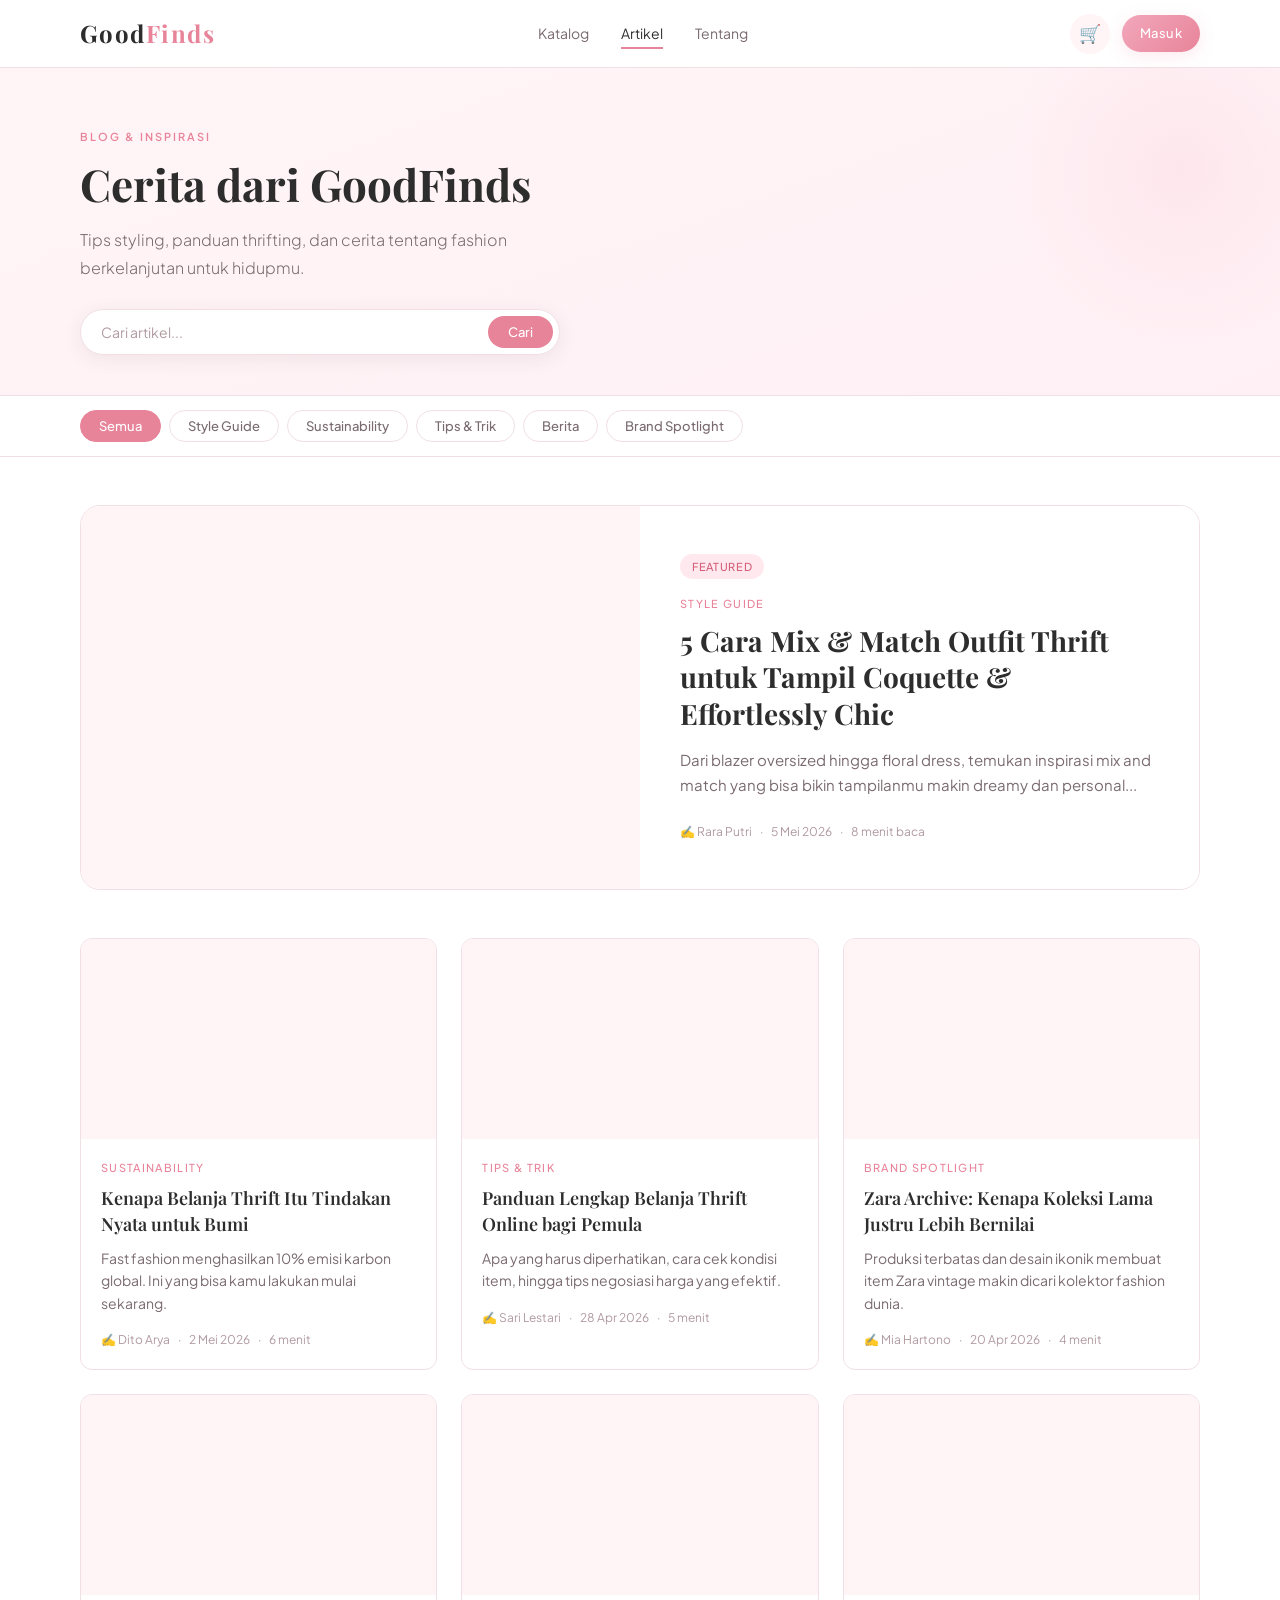
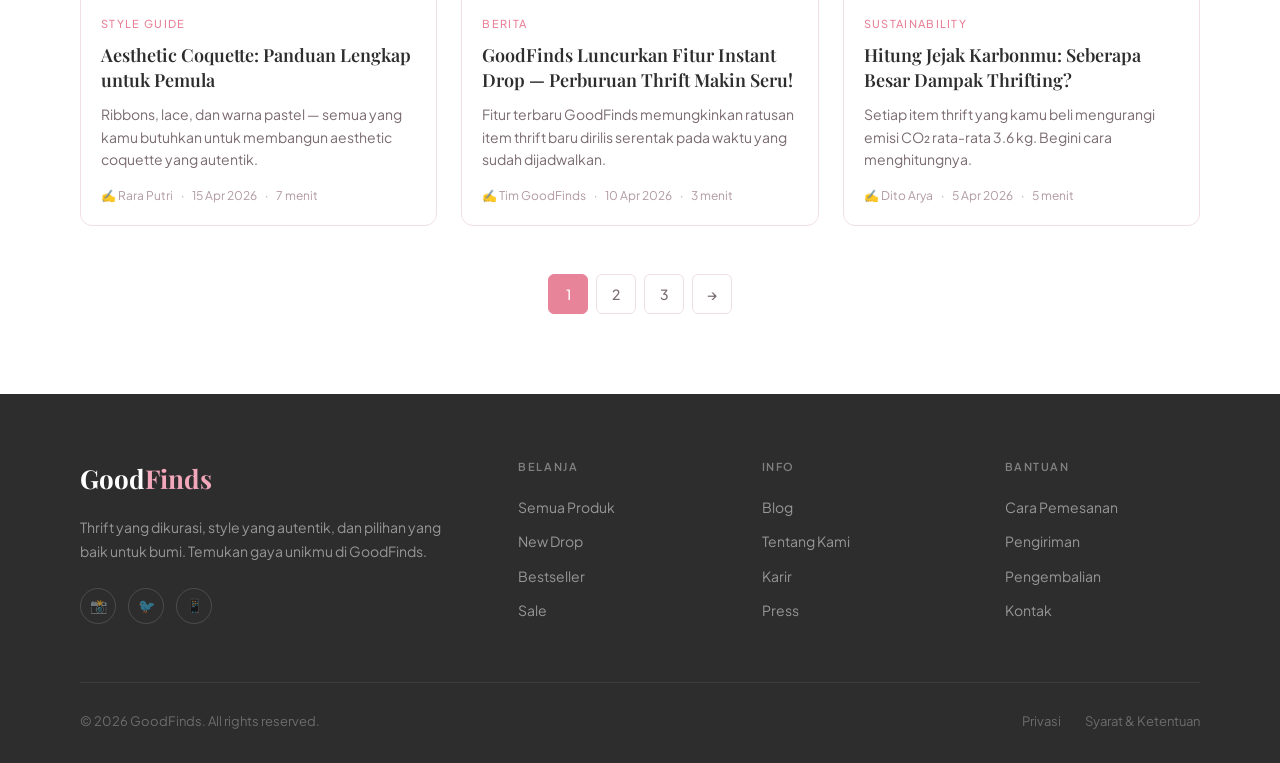
<file: articles.html>
<!DOCTYPE html>
<html lang="id">
<head>
  <meta charset="UTF-8">
  <meta name="viewport" content="width=device-width, initial-scale=1.0">
  <title>Artikel — GoodFinds</title>
  <link rel="stylesheet" href="css/variables.css">
  <link rel="stylesheet" href="css/components.css">
  <link rel="stylesheet" href="css/pages/articles.css">
  <script src="js/auth.js"></script>
</head>
<body>

<nav class="navbar">
  <div class="container">
    <a href="index.html" class="navbar-logo">Good<span>Finds</span></a>
    <div class="navbar-nav">
      <a href="catalog.html" class="navbar-link">Katalog</a>
      <a href="articles.html" class="navbar-link active">Artikel</a>
      <a href="index.html#why" class="navbar-link">Tentang</a>
    </div>
    <div class="navbar-actions">
      <a href="cart.html" class="navbar-icon-btn">🛒<span class="navbar-cart-count" id="cartCount">0</span></a>
      <a href="login.html" class="btn btn-primary btn-sm navbar-login-btn">Masuk</a>
      <div class="navbar-user-menu" style="display:none; align-items:center; gap:10px;">
        <span style="font-size:13px; color:var(--text-muted);">Hai, <strong class="navbar-user-name"></strong></span>
        <a href="history.html" class="btn btn-ghost btn-sm">Pesanan</a>
        <button class="btn btn-outline btn-sm" onclick="gfLogout()">Keluar</button>
      </div>
    </div>
    <button class="navbar-hamburger" id="hamburger"><span></span><span></span><span></span></button>
  </div>
</nav>

<div class="navbar-mobile-drawer" id="mobileDrawer">
  <a href="catalog.html" class="navbar-mobile-link">Katalog</a>
  <a href="articles.html" class="navbar-mobile-link">Artikel</a>
  <a href="index.html#why" class="navbar-mobile-link">Tentang</a>
  <div class="navbar-mobile-actions">
    <a href="cart.html" class="btn btn-outline btn-sm" style="flex:1">🛒 Keranjang</a>
    <a href="login.html" class="btn btn-primary btn-sm" style="flex:1">Masuk</a>
  </div>
</div>

<div class="articles-hero">
  <div class="container articles-hero-inner">
    <span class="section-label">Blog & Inspirasi</span>
    <h1 class="section-title" style="font-size:44px;">Cerita dari GoodFinds</h1>
    <p class="section-desc" style="max-width:520px;">Tips styling, panduan thrifting, dan cerita tentang fashion berkelanjutan untuk hidupmu.</p>
    <div class="articles-search-wrap">
      <input type="text" id="articleSearch" placeholder="Cari artikel...">
      <button onclick="filterArticles()">Cari</button>
    </div>
  </div>
</div>

<div class="articles-cats">
  <div class="container articles-cats-inner" id="categoryFilters">
    <button class="articles-tab active" data-cat="all">Semua</button>
    <button class="articles-tab" data-cat="style">Style Guide</button>
    <button class="articles-tab" data-cat="sustainability">Sustainability</button>
    <button class="articles-tab" data-cat="tips">Tips & Trik</button>
    <button class="articles-tab" data-cat="news">Berita</button>
    <button class="articles-tab" data-cat="brand">Brand Spotlight</button>
  </div>
</div>

<section style="padding:48px 0 80px;">
  <div class="container">
    <a href="article-detail.html?id=style-guide" class="articles-featured">
      <div class="articles-featured-img" style="background-image:url('https://i.pinimg.com/736x/b3/0e/33/b30e33d7927fa1e54dd46e7528ea9be3.jpg');"></div>
      <div class="articles-featured-body">
        <span class="badge badge-pink" style="margin-bottom:16px;width:fit-content;">Featured</span>
        <div class="article-card-category">Style Guide</div>
        <h2 class="articles-featured-title">5 Cara Mix & Match Outfit Thrift untuk Tampil Coquette & Effortlessly Chic</h2>
        <p class="articles-featured-excerpt">Dari blazer oversized hingga floral dress, temukan inspirasi mix and match yang bisa bikin tampilanmu makin dreamy dan personal...</p>
        <div class="article-card-meta"><span>✍️ Rara Putri</span><span>·</span><span>5 Mei 2026</span><span>·</span><span>8 menit baca</span></div>
      </div>
    </a>

    <div class="articles-grid" id="articlesGrid">
      <a href="article-detail.html?id=sustainability" class="article-card" data-cat="sustainability">
        <div class="article-card-img" style="background-image:url('https://i.pinimg.com/1200x/15/61/86/15618642472d07906da7b4b042318767.jpg');"></div>
        <div class="article-card-body">
          <div class="article-card-category">Sustainability</div>
          <h3 class="article-card-title">Kenapa Belanja Thrift Itu Tindakan Nyata untuk Bumi</h3>
          <p class="article-card-excerpt">Fast fashion menghasilkan 10% emisi karbon global. Ini yang bisa kamu lakukan mulai sekarang.</p>
          <div class="article-card-meta"><span>✍️ Dito Arya</span><span>·</span><span>2 Mei 2026</span><span>·</span><span>6 menit</span></div>
        </div>
      </a>

      <a href="article-detail.html?id=tips" class="article-card" data-cat="tips">
        <div class="article-card-img" style="background-image:url('https://i.pinimg.com/1200x/f6/b0/bc/f6b0bc9e8db03e3e0dd08af64e32bb59.jpg');"></div>
        <div class="article-card-body">
          <div class="article-card-category">Tips & Trik</div>
          <h3 class="article-card-title">Panduan Lengkap Belanja Thrift Online bagi Pemula</h3>
          <p class="article-card-excerpt">Apa yang harus diperhatikan, cara cek kondisi item, hingga tips negosiasi harga yang efektif.</p>
          <div class="article-card-meta"><span>✍️ Sari Lestari</span><span>·</span><span>28 Apr 2026</span><span>·</span><span>5 menit</span></div>
        </div>
      </a>

      <a href="article-detail.html?id=brand" class="article-card" data-cat="brand">
        <div class="article-card-img" style="background-image:url('https://i.pinimg.com/1200x/eb/02/9f/eb029f6d181d6258fa03665608ceaa49.jpg');"></div>
        <div class="article-card-body">
          <div class="article-card-category">Brand Spotlight</div>
          <h3 class="article-card-title">Zara Archive: Kenapa Koleksi Lama Justru Lebih Bernilai</h3>
          <p class="article-card-excerpt">Produksi terbatas dan desain ikonik membuat item Zara vintage makin dicari kolektor fashion dunia.</p>
          <div class="article-card-meta"><span>✍️ Mia Hartono</span><span>·</span><span>20 Apr 2026</span><span>·</span><span>4 menit</span></div>
        </div>
      </a>

      <a href="article-detail.html?id=coquette" class="article-card" data-cat="style">
        <div class="article-card-img" style="background-image:url('https://i.pinimg.com/736x/11/fe/a9/11fea99c92383cd99d90e23ed67c7980.jpg');"></div>
        <div class="article-card-body">
          <div class="article-card-category">Style Guide</div>
          <h3 class="article-card-title">Aesthetic Coquette: Panduan Lengkap untuk Pemula</h3>
          <p class="article-card-excerpt">Ribbons, lace, dan warna pastel — semua yang kamu butuhkan untuk membangun aesthetic coquette yang autentik.</p>
          <div class="article-card-meta"><span>✍️ Rara Putri</span><span>·</span><span>15 Apr 2026</span><span>·</span><span>7 menit</span></div>
        </div>
      </a>

      <a href="article-detail.html?id=news" class="article-card" data-cat="news">
        <div class="article-card-img" style="background-image:url('https://i.pinimg.com/736x/6e/28/f6/6e28f6bd19fa2b7acc7984aab42b0369.jpg');"></div>
        <div class="article-card-body">
          <div class="article-card-category">Berita</div>
          <h3 class="article-card-title">GoodFinds Luncurkan Fitur Instant Drop — Perburuan Thrift Makin Seru!</h3>
          <p class="article-card-excerpt">Fitur terbaru GoodFinds memungkinkan ratusan item thrift baru dirilis serentak pada waktu yang sudah dijadwalkan.</p>
          <div class="article-card-meta"><span>✍️ Tim GoodFinds</span><span>·</span><span>10 Apr 2026</span><span>·</span><span>3 menit</span></div>
        </div>
      </a>

      <a href="article-detail.html?id=carbon" class="article-card" data-cat="sustainability">
        <div class="article-card-img" style="background-image:url('https://i.pinimg.com/1200x/29/7a/3b/297a3b56abc377a1c12c9382c934ee7d.jpg');"></div>
        <div class="article-card-body">
          <div class="article-card-category">Sustainability</div>
          <h3 class="article-card-title">Hitung Jejak Karbonmu: Seberapa Besar Dampak Thrifting?</h3>
          <p class="article-card-excerpt">Setiap item thrift yang kamu beli mengurangi emisi CO₂ rata-rata 3.6 kg. Begini cara menghitungnya.</p>
          <div class="article-card-meta"><span>✍️ Dito Arya</span><span>·</span><span>5 Apr 2026</span><span>·</span><span>5 menit</span></div>
        </div>
      </a>
    </div>

    <div class="articles-pagination" style="margin-top:48px;">
      <button class="articles-page-btn active">1</button>
      <button class="articles-page-btn">2</button>
      <button class="articles-page-btn">3</button>
      <button class="articles-page-btn">→</button>
    </div>
  </div>
</section>

<footer class="footer">
  <div class="container">
    <div class="footer-grid">
      <div>
        <a href="index.html" class="footer-brand">Good<span>Finds</span></a>
        <p class="footer-tagline">Thrift yang dikurasi, style yang autentik, dan pilihan yang baik untuk bumi. Temukan gaya unikmu di GoodFinds.</p>
        <div class="footer-socials">
          <a href="#" class="footer-social-btn">📸</a>
          <a href="#" class="footer-social-btn">🐦</a>
          <a href="#" class="footer-social-btn">📱</a>
        </div>
      </div>
      <div>
        <div class="footer-col-title">Belanja</div>
        <a href="catalog.html" class="footer-link">Semua Produk</a>
        <a href="catalog.html" class="footer-link">New Drop</a>
        <a href="catalog.html" class="footer-link">Bestseller</a>
        <a href="catalog.html" class="footer-link">Sale</a>
      </div>
      <div>
        <div class="footer-col-title">Info</div>
        <a href="articles.html" class="footer-link">Blog</a>
        <a href="index.html#why" class="footer-link">Tentang Kami</a>
        <a href="#" class="footer-link">Karir</a>
        <a href="#" class="footer-link">Press</a>
      </div>
      <div>
        <div class="footer-col-title">Bantuan</div>
        <a href="#" class="footer-link">Cara Pemesanan</a>
        <a href="#" class="footer-link">Pengiriman</a>
        <a href="#" class="footer-link">Pengembalian</a>
        <a href="#" class="footer-link">Kontak</a>
      </div>
    </div>
    <div class="footer-bottom">
      <span class="footer-copy">© 2026 GoodFinds. All rights reserved.</span>
      <div class="footer-bottom-links">
        <a href="#" class="footer-bottom-link">Privasi</a>
        <a href="#" class="footer-bottom-link">Syarat &amp; Ketentuan</a>
      </div>
    </div>
  </div>
</footer>

<script src="js/main.js?v=4"></script>
<script>
// Category filter
document.querySelectorAll('[data-cat]').forEach(btn => {
  btn.addEventListener('click', () => {
    document.querySelectorAll('[data-cat]').forEach(b => b.classList.remove('active'));
    btn.classList.add('active');
    const cat = btn.dataset.cat;
    document.querySelectorAll('#articlesGrid .article-card').forEach(card => {
      card.style.display = (cat === 'all' || card.dataset.cat === cat) ? '' : 'none';
    });
  });
});
function filterArticles() {
  const q = document.getElementById('articleSearch').value.toLowerCase();
  document.querySelectorAll('#articlesGrid .article-card').forEach(card => {
    card.style.display = card.textContent.toLowerCase().includes(q) ? '' : 'none';
  });
}
document.getElementById('articleSearch').addEventListener('keyup', e => { if(e.key==='Enter') filterArticles(); });
document.querySelectorAll('.articles-page-btn').forEach(btn => {
  btn.addEventListener('click', () => {
    document.querySelectorAll('.articles-page-btn').forEach(b => b.classList.remove('active'));
    btn.classList.add('active');
  });
});
</script>
<script>if(typeof gfUpdateNavbar==='function') gfUpdateNavbar();</script>
</body>
</html>
</file>
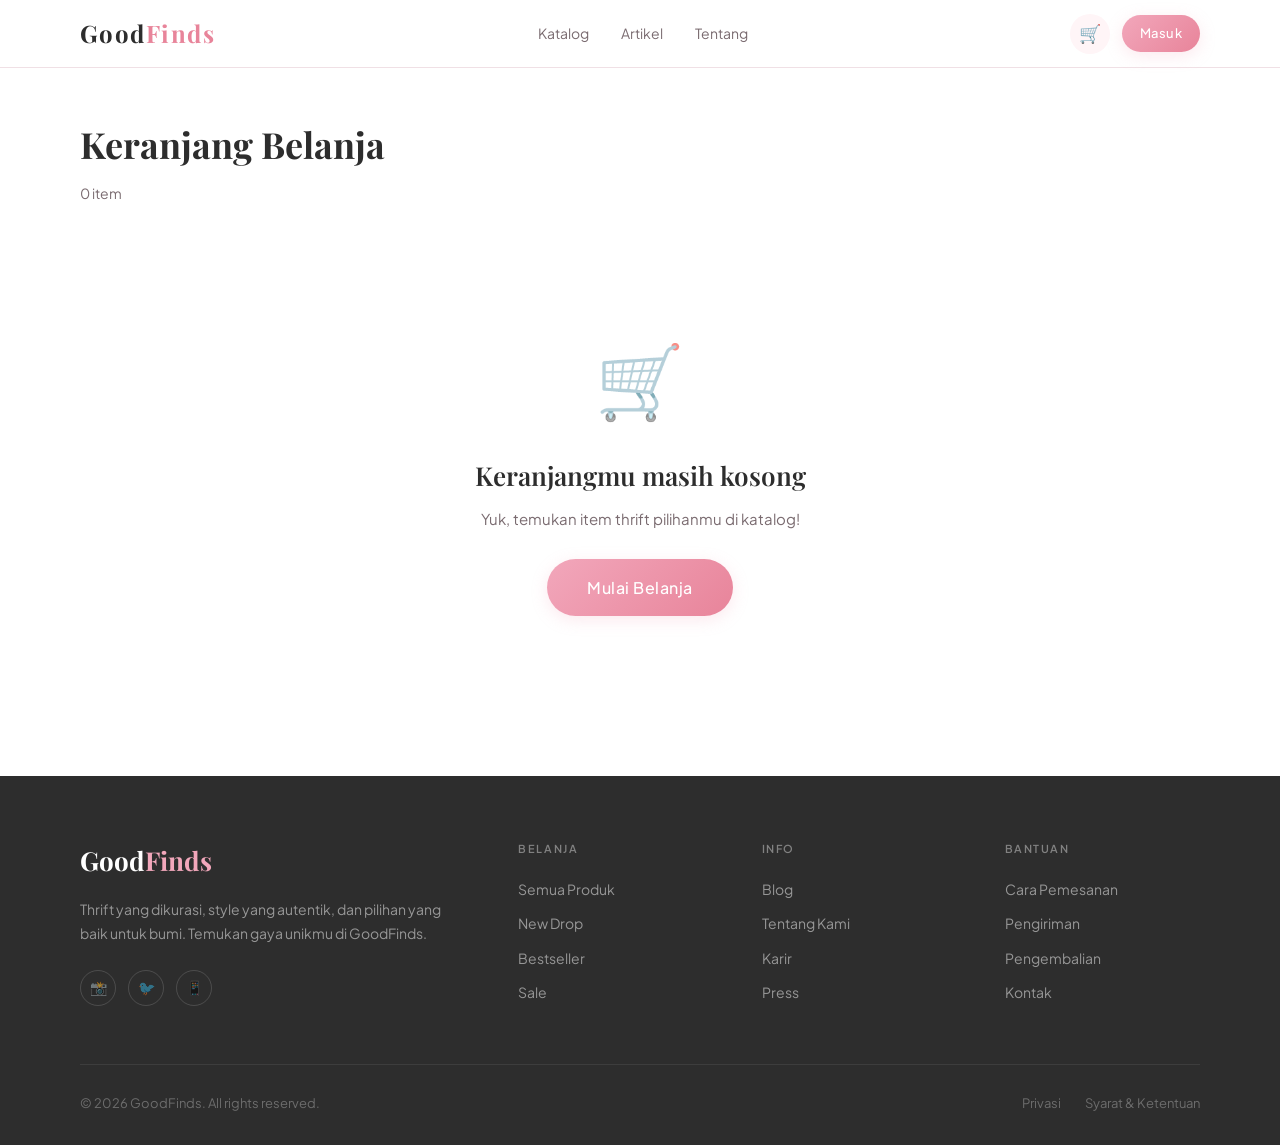
<file: cart.html>
<!DOCTYPE html>
<html lang="id">
<head>
  <meta charset="UTF-8">
  <meta name="viewport" content="width=device-width, initial-scale=1.0">
  <title>Keranjang — GoodFinds</title>
  <link rel="stylesheet" href="css/variables.css">
  <link rel="stylesheet" href="css/components.css">
  <link rel="stylesheet" href="css/pages/cart.css">
  <script src="js/auth.js"></script>
</head>
<body>

<nav class="navbar">
  <div class="container">
    <a href="index.html" class="navbar-logo">Good<span>Finds</span></a>
    <div class="navbar-nav">
      <a href="catalog.html" class="navbar-link">Katalog</a>
      <a href="articles.html" class="navbar-link">Artikel</a>
      <a href="index.html#why" class="navbar-link">Tentang</a>
    </div>
    <div class="navbar-actions">
      <a href="cart.html" class="navbar-icon-btn" title="Keranjang">🛒<span class="navbar-cart-count" id="cartCount">0</span></a>
      <a href="login.html" class="btn btn-primary btn-sm navbar-login-btn">Masuk</a>
<div class="navbar-user-menu" style="display:none; align-items:center; gap:10px;">
  <span style="font-size:13px; color:var(--text-muted);">Hai, <strong class="navbar-user-name"></strong></span>
  <a href="history.html" class="btn btn-ghost btn-sm">Pesanan</a>
  <button class="btn btn-outline btn-sm" onclick="gfLogout()">Keluar</button>
</div>
    </div>
    <button class="navbar-hamburger" id="hamburger" aria-label="Menu"><span></span><span></span><span></span></button>
  </div>
</nav>
<div class="navbar-mobile-drawer" id="mobileDrawer">
  <a href="catalog.html" class="navbar-mobile-link">Katalog</a>
  <a href="articles.html" class="navbar-mobile-link">Artikel</a>
  <a href="index.html#why" class="navbar-mobile-link">Tentang</a>
  <div class="navbar-mobile-actions">
    <a href="cart.html" class="btn btn-outline btn-sm" style="flex:1">🛒 Keranjang</a>
    <a href="login.html" class="btn btn-primary btn-sm" style="flex:1">Masuk</a>
  </div>
</div>

<section class="cart-section">
  <div class="container">

    <div class="cart-header">
      <h1 class="cart-title">Keranjang Belanja</h1>
      <p class="cart-count" id="cartItemCount">0 item</p>
    </div>

    <!-- EMPTY STATE -->
    <div class="cart-empty" id="cartEmpty">
      <div class="cart-empty-icon">🛒</div>
      <div class="cart-empty-title">Keranjangmu masih kosong</div>
      <div class="cart-empty-desc">Yuk, temukan item thrift pilihanmu di katalog!</div>
      <a href="catalog.html" class="btn btn-primary btn-lg">Mulai Belanja</a>
    </div>

    <div class="cart-layout" id="cartLayout">

      <!-- ITEMS: diisi oleh cart.js -->
      <div class="cart-items" id="cartItems"></div>

      <!-- SUMMARY -->
      <div class="cart-summary" id="cartSummary">
        <div class="cart-summary-title">Ringkasan Pesanan</div>

        <form class="cart-promo" id="promoForm">
          <input type="text" id="promoInput" placeholder="Kode promo">
          <button type="submit" class="btn btn-outline btn-sm" style="white-space:nowrap;">Pakai</button>
        </form>

        <div class="cart-eco-note">🌿 <span>Dengan berbelanja thrift, kamu sudah menyelamatkan <strong>3 item</strong> dari tempat sampah fashion!</span></div>

        <div class="cart-summary-row"><span>Subtotal</span><span id="cartSubtotal">Rp 0</span></div>
        <div class="cart-summary-row"><span>Ongkos Kirim</span><span id="cartShipping">Rp 15.000</span></div>
        <div class="cart-summary-row" id="discountRow" style="display:none;color:var(--pink-mid);"><span>Diskon Promo</span><span id="cartDiscount">−Rp 0</span></div>
        <hr class="cart-summary-divider">
        <div class="cart-summary-total"><span>Total</span><span id="cartTotal">Rp 0</span></div>

        <div class="cart-summary-actions">
          <a href="payment.html" class="btn btn-primary btn-lg">Lanjut ke Pembayaran →</a>
          <a href="catalog.html" class="btn btn-ghost btn-sm">← Lanjut Belanja</a>
        </div>

        <div class="cart-trust">
          <div class="cart-trust-item">🔒<span>Pembayaran Aman</span></div>
          <div class="cart-trust-item">♻️<span>Eco Friendly</span></div>
          <div class="cart-trust-item">📦<span>Dikemas Rapi</span></div>
        </div>
      </div>

    </div>
  </div>
</section>

<footer class="footer">
  <div class="container">
    <div class="footer-grid">
      <div>
        <a href="index.html" class="footer-brand">Good<span>Finds</span></a>
        <p class="footer-tagline">Thrift yang dikurasi, style yang autentik, dan pilihan yang baik untuk bumi. Temukan gaya unikmu di GoodFinds.</p>
        <div class="footer-socials">
          <a href="#" class="footer-social-btn">📸</a>
          <a href="#" class="footer-social-btn">🐦</a>
          <a href="#" class="footer-social-btn">📱</a>
        </div>
      </div>
      <div>
        <div class="footer-col-title">Belanja</div>
        <a href="catalog.html" class="footer-link">Semua Produk</a>
        <a href="catalog.html" class="footer-link">New Drop</a>
        <a href="catalog.html" class="footer-link">Bestseller</a>
        <a href="catalog.html" class="footer-link">Sale</a>
      </div>
      <div>
        <div class="footer-col-title">Info</div>
        <a href="articles.html" class="footer-link">Blog</a>
        <a href="index.html#why" class="footer-link">Tentang Kami</a>
        <a href="#" class="footer-link">Karir</a>
        <a href="#" class="footer-link">Press</a>
      </div>
      <div>
        <div class="footer-col-title">Bantuan</div>
        <a href="#" class="footer-link">Cara Pemesanan</a>
        <a href="#" class="footer-link">Pengiriman</a>
        <a href="#" class="footer-link">Pengembalian</a>
        <a href="#" class="footer-link">Kontak</a>
      </div>
    </div>
    <div class="footer-bottom">
      <span class="footer-copy">© 2026 GoodFinds. All rights reserved.</span>
      <div class="footer-bottom-links">
        <a href="#" class="footer-bottom-link">Privasi</a>
        <a href="#" class="footer-bottom-link">Syarat &amp; Ketentuan</a>
      </div>
    </div>
  </div>
</footer>

<script src="js/main.js?v=4"></script>
<script src="js/cart.js?v=2"></script>
<script>if(typeof gfUpdateNavbar==='function') gfUpdateNavbar();</script>
</body>
</html>
</file>
<file: css/variables.css>
@import url('https://fonts.googleapis.com/css2?family=Plus+Jakarta+Sans:ital,wght@0,300;0,400;0,500;0,600;0,700;1,400&family=Playfair+Display:ital,wght@0,400;0,600;0,700;1,400;1,600&display=swap');

:root {
  --bg-white:    #FFFFFF;
  --bg-soft:     #FFF5F7;
  --bg-softer:   #FFF0F3;
  --pink-light:  #F2A7BB;
  --pink-mid:    #E8849A;
  --pink-dark:   #D4607A;
  --gold-light:  #D4AF37;
  --gold-mid:    #C9A84C;
  --gold-dark:   #B8923A;
  --mauve:       #7A6B70;
  --mauve-light: #EDE0E5;
  --text-main:   #2D2D2D;
  --text-muted:  #7A6B70;
  --text-light:  #B09AA0;
  --border-soft: #F0E0E5;
  --border-mid:  #E8C8D0;
  --white:       #FFFFFF;
  --shadow-pink: rgba(242,167,187,0.25);
  --shadow-soft: rgba(45,45,45,0.08);
  --shadow-mid:  rgba(45,45,45,0.14);
  --font-display:'Playfair Display', serif;
  --font-body:   'Plus Jakarta Sans', 'DM Sans', sans-serif;
  --radius-sm:   6px;
  --radius-md:   12px;
  --radius-lg:   20px;
  --radius-full: 999px;
  --transition:  all 0.25s ease;
}

*,*::before,*::after{margin:0;padding:0;box-sizing:border-box}
html{scroll-behavior:smooth;min-height:100%}
body{font-family:var(--font-body);background:var(--bg-white);color:var(--text-main);overflow-x:hidden;line-height:1.6;min-height:100vh;display:flex;flex-direction:column}
img{max-width:100%;display:block;object-fit:cover}
a{text-decoration:none;color:inherit}
button{cursor:pointer;font-family:var(--font-body);border:none;background:none}
input,select,textarea{font-family:var(--font-body)}
ul,ol{list-style:none}
main{flex:1}

.container{max-width:1200px;margin:0 auto;padding:0 40px;width:100%}
.sr-only{position:absolute;width:1px;height:1px;overflow:hidden;clip:rect(0,0,0,0)}

/* BUTTONS */
.btn{display:inline-flex;align-items:center;justify-content:center;gap:8px;padding:12px 28px;border-radius:var(--radius-full);font-size:14px;font-weight:500;letter-spacing:.03em;transition:var(--transition);cursor:pointer;border:none}
.btn-primary{background:linear-gradient(135deg,var(--pink-light),var(--pink-mid));color:var(--white);box-shadow:0 4px 16px var(--shadow-pink)}
.btn-primary:hover{transform:translateY(-2px);box-shadow:0 8px 24px var(--shadow-pink)}
.btn-outline{background:transparent;border:1.5px solid var(--pink-mid);color:var(--pink-mid)}
.btn-outline:hover{background:var(--pink-mid);color:var(--white)}
.btn-gold{background:linear-gradient(135deg,var(--gold-mid),var(--gold-light));color:var(--white);box-shadow:0 4px 16px rgba(201,168,76,.3)}
.btn-gold:hover{transform:translateY(-2px)}
.btn-ghost{background:transparent;border:1.5px solid var(--border-soft);color:var(--text-muted)}
.btn-ghost:hover{border-color:var(--pink-light);color:var(--pink-mid)}
.btn-sm{padding:8px 18px;font-size:13px}
.btn-lg{padding:16px 40px;font-size:16px}

/* BADGE */
.badge{display:inline-flex;align-items:center;padding:4px 12px;border-radius:var(--radius-full);font-size:11px;font-weight:500;letter-spacing:.06em;text-transform:uppercase}
.badge-pink{background:#FFE8EE;color:var(--pink-dark)}
.badge-gold{background:#FFF3D0;color:var(--gold-dark)}
.badge-green{background:#E8F5E9;color:#2E7D32}
.badge-gray{background:#F5F5F5;color:#666}
.badge-blue{background:#E3F2FD;color:#1565C0}

/* SECTION TITLES */
.section-label{font-size:11px;font-weight:600;letter-spacing:.18em;text-transform:uppercase;color:var(--pink-mid);display:block;margin-bottom:12px}
.section-title{font-family:var(--font-display);font-size:36px;line-height:1.2;color:var(--text-main);margin-bottom:16px}
.section-desc{font-size:16px;color:var(--text-muted);line-height:1.7;font-weight:300}

/* FORM */
.form-group{display:flex;flex-direction:column;gap:6px}
.form-label{font-size:13px;font-weight:500;color:var(--text-muted)}
.form-input{width:100%;padding:12px 16px;border:1.5px solid var(--border-soft);border-radius:var(--radius-sm);font-size:14px;color:var(--text-main);background:var(--bg-white);transition:var(--transition);outline:none;box-sizing:border-box}
.form-input:focus{border-color:var(--pink-light);box-shadow:0 0 0 3px rgba(242,167,187,.15)}
.form-select{appearance:none;background-image:url("data:image/svg+xml,%3Csvg xmlns='http://www.w3.org/2000/svg' width='12' height='8' viewBox='0 0 12 8'%3E%3Cpath d='M1 1l5 5 5-5' stroke='%237A6B70' stroke-width='1.5' fill='none' stroke-linecap='round'/%3E%3C/svg%3E");background-repeat:no-repeat;background-position:right 14px center;padding-right:40px}
textarea.form-input{resize:vertical;min-height:100px}

/* PASSWORD FIELD — beri ruang untuk icon mata */
.form-group .form-input[type='password'],
.form-group .form-input[type='text']{padding-right:44px;}

/* PRODUCT & ARTICLE CARD IMAGES */
.product-card-img-real{width:100%;height:220px;object-fit:cover;border-radius:var(--radius-md) var(--radius-md) 0 0;display:block}
.article-card-img-real{width:100%;height:200px;object-fit:cover;border-radius:var(--radius-md) var(--radius-md) 0 0;display:block}
</file>
<file: css/components.css>
/* NAVBAR */
.navbar{position:sticky;top:0;z-index:200;width:100%;height:68px;background:rgba(255,255,255,.96);backdrop-filter:blur(16px);-webkit-backdrop-filter:blur(16px);border-bottom:1px solid var(--border-soft)}
.navbar .container{height:100%;display:flex;align-items:center;justify-content:space-between;gap:24px}
.navbar-logo{font-family:var(--font-display);font-size:24px;font-weight:700;color:var(--text-main);letter-spacing:.06em;flex-shrink:0}
.navbar-logo span{color:var(--pink-mid)}
.navbar-nav{display:flex;align-items:center;gap:32px}
.navbar-link{font-size:14px;font-weight:400;color:var(--text-muted);transition:var(--transition);position:relative}
.navbar-link::after{content:'';position:absolute;bottom:-4px;left:0;width:0;height:1.5px;background:var(--pink-mid);transition:var(--transition)}
.navbar-link:hover,.navbar-link.active{color:var(--text-main)}
.navbar-link:hover::after,.navbar-link.active::after{width:100%}
.navbar-actions{display:flex;align-items:center;gap:12px}
.navbar-icon-btn{width:40px;height:40px;border-radius:var(--radius-full);display:flex;align-items:center;justify-content:center;background:var(--bg-soft);color:var(--text-muted);transition:var(--transition);position:relative;font-size:18px}
.navbar-icon-btn:hover{background:var(--border-soft);color:var(--pink-mid)}
.navbar-cart-count{position:absolute;top:-4px;right:-4px;width:18px;height:18px;border-radius:50%;background:var(--pink-mid);color:var(--white);font-size:10px;font-weight:600;display:flex;align-items:center;justify-content:center;border:2px solid var(--white)}
.navbar-hamburger{display:none;flex-direction:column;justify-content:center;gap:5px;width:40px;height:40px;flex-shrink:0;padding:4px}
.navbar-hamburger span{display:block;width:22px;height:1.5px;background:var(--text-main);border-radius:2px;transition:var(--transition)}
.navbar-hamburger.open span:nth-child(1){transform:translateY(6.5px) rotate(45deg)}
.navbar-hamburger.open span:nth-child(2){opacity:0}
.navbar-hamburger.open span:nth-child(3){transform:translateY(-6.5px) rotate(-45deg)}
.navbar-mobile-drawer{display:none;position:fixed;top:68px;left:0;right:0;background:var(--white);border-bottom:1px solid var(--border-soft);box-shadow:0 12px 40px var(--shadow-soft);z-index:199;padding:12px 24px 28px;flex-direction:column;gap:4px}
.navbar-mobile-drawer.open{display:flex}
.navbar-mobile-link{font-size:16px;color:var(--text-muted);padding:14px 0;border-bottom:1px solid var(--border-soft);transition:var(--transition)}
.navbar-mobile-link:hover{color:var(--pink-mid);padding-left:8px}
.navbar-mobile-actions{display:flex;gap:12px;margin-top:16px}

/* FOOTER */
.footer{background:var(--text-main);color:rgba(255,255,255,.7);padding:64px 0 32px;margin-top:auto}
.footer-grid{display:grid;grid-template-columns:2fr 1fr 1fr 1fr;gap:48px;margin-bottom:48px}
.footer-brand{font-family:var(--font-display);font-size:26px;font-weight:700;color:var(--white);margin-bottom:16px;display:block}
.footer-brand span{color:var(--pink-light)}
.footer-tagline{font-size:14px;line-height:1.7;color:rgba(255,255,255,.5);margin-bottom:24px}
.footer-socials{display:flex;gap:12px}
.footer-social-btn{width:36px;height:36px;border-radius:var(--radius-full);border:1px solid rgba(255,255,255,.15);display:flex;align-items:center;justify-content:center;color:rgba(255,255,255,.5);font-size:14px;transition:var(--transition)}
.footer-social-btn:hover{border-color:var(--pink-light);color:var(--pink-light)}
.footer-col-title{font-size:11px;font-weight:600;letter-spacing:.14em;text-transform:uppercase;color:rgba(255,255,255,.4);margin-bottom:20px}
.footer-link{display:block;font-size:14px;color:rgba(255,255,255,.5);margin-bottom:12px;transition:var(--transition)}
.footer-link:hover{color:var(--white)}
.footer-bottom{border-top:1px solid rgba(255,255,255,.08);padding-top:28px;display:flex;justify-content:space-between;align-items:center}
.footer-copy{font-size:13px;color:rgba(255,255,255,.3)}
.footer-bottom-links{display:flex;gap:24px}
.footer-bottom-link{font-size:13px;color:rgba(255,255,255,.3);transition:var(--transition)}
.footer-bottom-link:hover{color:rgba(255,255,255,.6)}

/* BREADCRUMB */
.breadcrumb{display:flex;align-items:center;gap:8px;font-size:13px;color:var(--text-light);padding:20px 0}
.breadcrumb a{color:var(--text-light);transition:var(--transition)}
.breadcrumb a:hover{color:var(--pink-mid)}
.breadcrumb-sep{color:var(--border-mid)}
.breadcrumb-current{color:var(--text-muted)}

/* PRODUCT CARD */
.product-card{background:var(--white);border:1px solid var(--border-soft);border-radius:var(--radius-md);overflow:hidden;transition:var(--transition);cursor:pointer}
.product-card:hover{transform:translateY(-6px);box-shadow:0 20px 48px var(--shadow-soft)}
.product-card-img{position:relative;overflow:hidden}
.product-card-img .img-placeholder{width:100%;aspect-ratio:3/4;background:linear-gradient(135deg,var(--bg-soft),var(--border-soft));display:flex;align-items:center;justify-content:center;font-size:56px;transition:transform .4s ease}
.product-card-img .product-card-img-tag{width:100%;height:100%;object-fit:cover;aspect-ratio:3/4;transition:transform .4s ease}
.product-card:hover .img-placeholder,.product-card:hover .product-card-img-tag{transform:scale(1.04)}
.product-card-badges{position:absolute;top:12px;left:12px;display:flex;flex-direction:column;gap:6px}
.product-card-wishlist{position:absolute;top:12px;right:12px;width:34px;height:34px;border-radius:50%;background:rgba(255,255,255,.92);display:flex;align-items:center;justify-content:center;font-size:15px;transition:var(--transition);border:none;cursor:pointer;backdrop-filter:blur(4px)}
.product-card-wishlist:hover,.product-card-wishlist.active{color:var(--pink-mid);transform:scale(1.1)}
.product-card-body{padding:16px}
.product-card-brand{font-size:11px;font-weight:500;letter-spacing:.1em;text-transform:uppercase;color:var(--text-light);margin-bottom:6px}
.product-card-name{font-size:15px;font-weight:500;color:var(--text-main);margin-bottom:10px;line-height:1.4}
.product-card-price{display:flex;align-items:center;gap:8px;margin-bottom:12px}
.product-card-price-main{font-size:16px;font-weight:700;color:var(--text-main)}
.product-card-price-original{font-size:13px;color:var(--text-light);text-decoration:line-through}
.product-card-add{width:100%;padding:10px;border-radius:var(--radius-sm);background:var(--bg-soft);border:1.5px solid var(--border-soft);color:var(--text-muted);font-size:13px;font-weight:500;transition:var(--transition);cursor:pointer}
.product-card-add:hover{background:var(--pink-mid);border-color:var(--pink-mid);color:var(--white)}

/* ARTICLE CARD */
.article-card{background:var(--white);border:1px solid var(--border-soft);border-radius:var(--radius-md);overflow:hidden;transition:var(--transition);display:block}
.article-card:hover{transform:translateY(-4px);box-shadow:0 16px 40px var(--shadow-soft)}
.article-card-img{width:100%;height:200px;background-color:var(--bg-soft);background-size:cover;background-position:center;background-repeat:no-repeat;display:flex;align-items:center;justify-content:center;font-size:56px;overflow:hidden}
.article-card-body{padding:20px}
.article-card-category{font-size:11px;font-weight:500;letter-spacing:.12em;text-transform:uppercase;color:var(--pink-mid);margin-bottom:10px}
.article-card-title{font-family:var(--font-display);font-size:18px;line-height:1.4;color:var(--text-main);margin-bottom:10px;font-weight:600}
.article-card-excerpt{font-size:14px;color:var(--text-muted);line-height:1.6;margin-bottom:16px}
.article-card-meta{display:flex;align-items:center;gap:8px;font-size:12px;color:var(--text-light);flex-wrap:wrap}

/* ADMIN LAYOUT */
.admin-layout{display:flex;min-height:100vh}
.admin-sidebar{width:248px;flex-shrink:0;background:var(--text-main);display:flex;flex-direction:column;position:sticky;top:0;height:100vh;overflow-y:auto}
.admin-sidebar-logo{padding:28px 24px 20px;border-bottom:1px solid rgba(255,255,255,.08)}
.admin-sidebar-logo-text{font-family:var(--font-display);font-size:20px;font-weight:700;color:var(--white)}
.admin-sidebar-logo-text span{color:var(--pink-light)}
.admin-sidebar-role{font-size:11px;color:rgba(255,255,255,.4);margin-top:4px;letter-spacing:.08em;text-transform:uppercase}
.admin-nav{padding:20px 0;flex:1}
.admin-nav-section{padding:0 24px;margin-bottom:6px;margin-top:12px;font-size:10px;font-weight:600;letter-spacing:.14em;text-transform:uppercase;color:rgba(255,255,255,.3)}
.admin-nav-link{display:flex;align-items:center;gap:10px;padding:10px 16px;margin:2px 8px;border-radius:var(--radius-sm);font-size:14px;color:rgba(255,255,255,.6);transition:var(--transition)}
.admin-nav-link:hover,.admin-nav-link.active{background:rgba(242,167,187,.12);color:var(--pink-light)}
.admin-nav-link .nav-icon{width:20px;flex-shrink:0;font-size:16px;text-align:center}
.admin-main{flex:1;background:var(--bg-soft);overflow-y:auto;min-width:0}
.admin-topbar{height:64px;background:var(--white);border-bottom:1px solid var(--border-soft);display:flex;align-items:center;justify-content:space-between;padding:0 32px;position:sticky;top:0;z-index:10}
.admin-topbar-title{font-size:18px;font-weight:600;color:var(--text-main)}
.admin-content{padding:32px}

/* ADMIN TOOLBAR */
.admin-toolbar{display:flex;align-items:center;gap:12px;flex-wrap:wrap;margin-bottom:20px}
.admin-search{position:relative;display:flex;align-items:center}
.admin-search-icon{position:absolute;left:12px;font-size:14px;color:var(--text-light);pointer-events:none}
.admin-search input{width:100%;padding:10px 14px 10px 36px;border:1.5px solid var(--border-soft);border-radius:var(--radius-sm);font-size:14px;color:var(--text-main);background:var(--white);outline:none;transition:var(--transition)}
.admin-search input:focus{border-color:var(--pink-light);box-shadow:0 0 0 3px rgba(242,167,187,.12)}
.admin-filter-select{padding:10px 36px 10px 14px;border:1.5px solid var(--border-soft);border-radius:var(--radius-sm);font-size:14px;color:var(--text-muted);background:var(--white);appearance:none;background-image:url("data:image/svg+xml,%3Csvg xmlns='http://www.w3.org/2000/svg' width='12' height='8' viewBox='0 0 12 8'%3E%3Cpath d='M1 1l5 5 5-5' stroke='%237A6B70' stroke-width='1.5' fill='none' stroke-linecap='round'/%3E%3C/svg%3E");background-repeat:no-repeat;background-position:right 12px center;cursor:pointer;outline:none;transition:var(--transition)}
.admin-filter-select:focus{border-color:var(--pink-light)}
.admin-page-header{display:flex;align-items:center;justify-content:space-between;margin-bottom:28px;flex-wrap:wrap;gap:16px}
.admin-page-title{font-family:var(--font-display);font-size:24px;font-weight:700;color:var(--text-main)}

/* TABLE */
.table-wrapper{background:var(--white);border:1px solid var(--border-soft);border-radius:var(--radius-md);overflow:hidden}
.data-table{width:100%;border-collapse:collapse}
.data-table thead tr{background:var(--bg-soft);border-bottom:2px solid var(--border-soft)}
.data-table th{padding:14px 16px;font-size:11px;font-weight:600;letter-spacing:.08em;text-transform:uppercase;color:var(--text-muted);text-align:left;white-space:nowrap}
.data-table td{padding:16px;font-size:14px;color:var(--text-main);border-bottom:1px solid var(--border-soft);vertical-align:middle}
.data-table tr:last-child td{border-bottom:none}
.data-table tbody tr{transition:var(--transition)}
.data-table tbody tr:hover{background:var(--bg-soft)}
.table-action-btns{display:flex;gap:6px}
.table-btn{width:32px;height:32px;border-radius:var(--radius-sm);display:flex;align-items:center;justify-content:center;font-size:14px;transition:var(--transition);border:none;cursor:pointer}
.table-btn-edit{background:#FFF3E0;color:#E65100}
.table-btn-edit:hover{background:#E65100;color:var(--white)}
.table-btn-delete{background:#FFEBEE;color:#C62828}
.table-btn-delete:hover{background:#C62828;color:var(--white)}
.table-btn-view{background:var(--bg-soft);color:var(--text-muted)}
.table-btn-view:hover{background:var(--pink-light);color:var(--white)}
.product-img-cell{width:48px;height:60px;border-radius:var(--radius-sm);background:linear-gradient(135deg,var(--bg-soft),var(--border-soft));display:flex;align-items:center;justify-content:center;font-size:24px;flex-shrink:0;border:1px solid var(--border-soft)}
.user-cell{display:flex;align-items:center;gap:12px}
.user-avatar{width:36px;height:36px;border-radius:50%;background:linear-gradient(135deg,var(--pink-light),var(--pink-mid));display:flex;align-items:center;justify-content:center;font-size:14px;font-weight:700;color:var(--white);flex-shrink:0}
.user-info-name{font-size:14px;font-weight:500;color:var(--text-main)}
.user-info-email{font-size:12px;color:var(--text-muted)}
.articles-tab{padding:7px 18px;border-radius:var(--radius-full);font-size:13px;font-weight:500;border:1.5px solid var(--border-soft);color:var(--text-muted);background:var(--white);cursor:pointer;transition:var(--transition)}
.articles-tab:hover{border-color:var(--pink-light);color:var(--pink-mid)}
.articles-tab.active{background:var(--pink-mid);border-color:var(--pink-mid);color:var(--white)}

/* MODAL */
.modal-overlay{position:fixed;inset:0;background:rgba(45,45,45,.5);backdrop-filter:blur(4px);z-index:1000;display:none;align-items:center;justify-content:center;padding:24px}
.modal-overlay.open{display:flex}
.modal{background:var(--white);border-radius:var(--radius-lg);padding:32px;width:100%;max-width:520px;max-height:90vh;overflow-y:auto;position:relative}
.modal-header{display:flex;align-items:center;justify-content:space-between;margin-bottom:24px}
.modal-title{font-family:var(--font-display);font-size:22px;font-weight:600;color:var(--text-main)}
.modal-close{width:36px;height:36px;border-radius:50%;background:var(--bg-soft);display:flex;align-items:center;justify-content:center;color:var(--text-muted);font-size:18px;transition:var(--transition);cursor:pointer;border:none;flex-shrink:0}
.modal-close:hover{background:var(--border-soft);color:var(--text-main)}
.modal-form{display:flex;flex-direction:column;gap:16px}
.modal-footer{display:flex;gap:12px;justify-content:flex-end;margin-top:8px;padding-top:16px;border-top:1px solid var(--border-soft)}

/* HISTORY FILTERS */
.history-filter-btn{padding:8px 18px;border-radius:var(--radius-full);border:1.5px solid var(--border-soft);background:var(--white);font-size:13px;font-weight:500;color:var(--text-muted);cursor:pointer;transition:var(--transition)}
.history-filter-btn:hover,.history-filter-btn.active{background:var(--pink-mid);border-color:var(--pink-mid);color:var(--white)}

/* RESPONSIVE */
@media(max-width:768px){
  .container{padding:0 20px}
  .navbar-nav{display:none}
  .navbar-hamburger{display:flex}
  .navbar-actions .btn{display:none}
  .footer-grid{grid-template-columns:1fr 1fr;gap:32px}
  .admin-sidebar{width:200px}
  .admin-content{padding:20px}
}
@media(max-width:600px){
  .footer-grid{grid-template-columns:1fr}
  .footer-bottom{flex-direction:column;gap:12px;text-align:center}
  .admin-layout{flex-direction:column}
  .admin-sidebar{width:100%;height:auto;position:static}
}
</file>
<file: css/pages/articles.css>
.articles-hero{background:linear-gradient(160deg,var(--bg-soft) 0%,#fff0f5 100%);padding:60px 0 40px;border-bottom:1px solid var(--border-soft);position:relative;overflow:hidden}
.articles-hero::after{content:'';position:absolute;top:-80px;right:-80px;width:360px;height:360px;background:radial-gradient(circle,rgba(242,167,187,.15) 0%,transparent 70%);pointer-events:none}

.articles-search-wrap{display:flex;align-items:center;gap:0;margin-top:28px;max-width:480px;background:var(--white);border:1.5px solid var(--border-soft);border-radius:var(--radius-full);padding:6px 6px 6px 20px;box-shadow:0 4px 20px var(--shadow-soft)}
.articles-search-wrap input{flex:1;border:none;outline:none;font-size:14px;color:var(--text-main);background:transparent}
.articles-search-wrap input::placeholder{color:var(--text-light)}
.articles-search-wrap button{padding:8px 20px;border-radius:var(--radius-full);background:var(--pink-mid);color:var(--white);font-size:13px;font-weight:500;cursor:pointer;border:none;transition:var(--transition);white-space:nowrap}
.articles-search-wrap button:hover{background:var(--pink-dark)}

.articles-cats{background:var(--white);border-bottom:1px solid var(--border-soft);padding:14px 0;position:sticky;top:68px;z-index:100}
.articles-cats-inner{display:flex;gap:8px;flex-wrap:wrap;align-items:center}

.articles-featured{display:grid;grid-template-columns:1fr 1fr;min-height:340px;border-radius:var(--radius-lg);overflow:hidden;border:1px solid var(--border-soft);margin-bottom:48px;transition:var(--transition)}
.articles-featured:hover{box-shadow:0 16px 48px var(--shadow-soft)}

.articles-featured-img {
  background-color: var(--bg-soft);
  background-image: linear-gradient(145deg, var(--bg-soft), var(--border-soft));
  display: flex;
  align-items: center;
  justify-content: center;
  font-size: 100px;
  
  background-size: cover;    
  background-position: center;  
  background-repeat: no-repeat;
}

.articles-featured-body{padding:48px 40px;display:flex;flex-direction:column;justify-content:center;background:var(--white)}
.articles-featured-title{font-family:var(--font-display);font-size:28px;font-weight:700;color:var(--text-main);line-height:1.3;margin-bottom:16px}
.articles-featured-excerpt{font-size:15px;color:var(--text-muted);line-height:1.65;margin-bottom:24px}

.articles-grid{display:grid;grid-template-columns:repeat(3,1fr);gap:24px}

.articles-pagination{display:flex;align-items:center;justify-content:center;gap:8px;margin-top:48px}
.articles-page-btn{width:40px;height:40px;border-radius:var(--radius-sm);display:flex;align-items:center;justify-content:center;font-size:14px;font-weight:500;border:1.5px solid var(--border-soft);color:var(--text-muted);background:var(--white);cursor:pointer;transition:var(--transition)}
.articles-page-btn:hover,.articles-page-btn.active{background:var(--pink-mid);border-color:var(--pink-mid);color:var(--white)}

@media(max-width:768px){
  .articles-featured{grid-template-columns:1fr}
  .articles-featured-img{height:260px}
  .articles-featured-body{padding:28px 24px}
  .articles-grid{grid-template-columns:1fr}
}
</file>
<file: css/pages/cart.css>
.cart-section{padding:48px 0 80px}

/* HEADER */
.cart-header{margin-bottom:36px}
.cart-title{font-family:var(--font-display);font-size:36px;font-weight:700;color:var(--text-main);margin-bottom:8px}
.cart-count{font-size:14px;color:var(--text-muted)}

/* LAYOUT */
.cart-layout{display:grid;grid-template-columns:1fr 380px;gap:32px;align-items:start}

/* ITEM LIST */
.cart-items{display:flex;flex-direction:column;gap:16px}
.cart-item{background:var(--white);border:1px solid var(--border-soft);border-radius:var(--radius-md);padding:20px 24px;display:grid;grid-template-columns:96px 1fr;gap:20px;transition:var(--transition)}
.cart-item:hover{box-shadow:0 4px 24px var(--shadow-soft);border-color:var(--border-mid)}

.cart-item-img{width:96px;height:120px;border-radius:var(--radius-sm);background:linear-gradient(135deg,var(--bg-soft),var(--border-soft));display:flex;align-items:center;justify-content:center;font-size:40px;border:1px solid var(--border-soft);overflow:hidden}
.cart-item-img .cart-item-img-tag{width:100%;height:100%;object-fit:cover}

.cart-item-info{display:flex;flex-direction:column;min-width:0}
.cart-item-brand{font-size:11px;font-weight:500;letter-spacing:.12em;text-transform:uppercase;color:var(--pink-mid);margin-bottom:4px}
.cart-item-name{font-size:16px;font-weight:600;color:var(--text-main);margin-bottom:4px;line-height:1.4}
.cart-item-meta{font-size:13px;color:var(--text-muted);margin-bottom:16px}

/* BOTTOM ROW */
.cart-item-bottom{display:flex;align-items:flex-end;justify-content:space-between;gap:12px;margin-top:auto}
.cart-item-right{display:flex;flex-direction:row;align-items:center;gap:16px}

/* QTY CONTROL */
.cart-qty{display:inline-flex;align-items:center;border:1.5px solid var(--border-soft);border-radius:var(--radius-sm);overflow:hidden;flex-shrink:0}
.cart-qty-btn{width:36px;height:36px;background:var(--bg-soft);border:none;display:flex;align-items:center;justify-content:center;font-size:18px;cursor:pointer;transition:var(--transition);color:var(--text-muted)}
.cart-qty-btn:hover{background:var(--pink-mid);color:var(--white)}
.cart-qty-num{min-width:40px;height:36px;text-align:center;font-size:15px;font-weight:600;color:var(--text-main);display:flex;align-items:center;justify-content:center;border-left:1.5px solid var(--border-soft);border-right:1.5px solid var(--border-soft)}

.cart-item-price{font-size:18px;font-weight:700;color:var(--text-main);white-space:nowrap}

.cart-item-remove{background:none;border:1.5px solid #f0d0d5;color:#c0616e;font-size:12px;font-weight:500;cursor:pointer;transition:var(--transition);display:inline-flex;align-items:center;gap:5px;padding:5px 10px;border-radius:6px;white-space:nowrap}
.cart-item-remove:hover{background:#fff0f2;border-color:#C62828;color:#C62828}
.cart-item-remove svg{flex-shrink:0}

/* SUMMARY CARD */
.cart-summary{background:var(--white);border:1px solid var(--border-soft);border-radius:var(--radius-md);padding:28px;position:sticky;top:90px}
.cart-summary-title{font-family:var(--font-display);font-size:20px;font-weight:700;color:var(--text-main);margin-bottom:24px;padding-bottom:16px;border-bottom:1px solid var(--border-soft)}

/* PROMO */
.cart-promo{display:flex;gap:8px;margin-bottom:20px}
.cart-promo input{flex:1;min-width:0;padding:10px 14px;border:1.5px solid var(--border-soft);border-radius:var(--radius-sm);font-size:14px;color:var(--text-main);outline:none;transition:var(--transition);background:var(--bg-soft)}
.cart-promo input:focus{border-color:var(--pink-light);background:var(--white);box-shadow:0 0 0 3px rgba(242,167,187,.12)}

/* ECO NOTE */
.cart-eco-note{display:flex;align-items:flex-start;gap:10px;background:#F0FDF4;border-radius:var(--radius-sm);padding:14px 16px;margin-bottom:24px;font-size:13px;color:#2E7D32;line-height:1.6;border:1px solid #A5D6A7}

/* ROWS */
.cart-summary-row{display:flex;justify-content:space-between;align-items:center;margin-bottom:12px;font-size:14px;color:var(--text-muted)}
.cart-summary-row span:last-child{font-weight:500;color:var(--text-main)}
.cart-summary-divider{border:none;border-top:1px solid var(--border-soft);margin:16px 0}
.cart-summary-total{display:flex;justify-content:space-between;align-items:center;font-size:19px;font-weight:700;color:var(--text-main);margin-bottom:24px}

/* ACTIONS */
.cart-summary-actions{display:flex;flex-direction:column;gap:10px}
.cart-summary-actions .btn{width:100%;justify-content:center;text-align:center;display:flex;align-items:center}
.cart-summary-actions .btn-primary{background:linear-gradient(135deg,var(--pink-mid),#c2507a);border:none;font-size:15px;font-weight:600;padding:14px 20px;border-radius:var(--radius-md);color:var(--white);text-decoration:none;transition:var(--transition)}
.cart-summary-actions .btn-primary:hover{opacity:.9;transform:translateY(-1px);box-shadow:0 6px 20px rgba(220,100,140,.35)}
.cart-summary-actions .btn-ghost{border:1.5px solid var(--border-soft);background:var(--white);color:var(--text-muted);font-size:14px;padding:11px 20px;border-radius:var(--radius-md);text-decoration:none;transition:var(--transition)}
.cart-summary-actions .btn-ghost:hover{border-color:var(--pink-light);color:var(--pink-mid)}

/* EMPTY STATE */
.cart-empty{text-align:center;padding:80px 40px;display:none;flex-direction:column;align-items:center;gap:0}
.cart-empty-icon{font-size:72px;margin-bottom:20px;opacity:.6}
.cart-empty-title{font-family:var(--font-display);font-size:26px;font-weight:600;color:var(--text-main);margin-bottom:10px}
.cart-empty-desc{font-size:15px;color:var(--text-muted);margin-bottom:28px}

/* TRUST BADGES */
.cart-trust{display:flex;justify-content:space-around;gap:8px;margin-top:24px;padding-top:20px;border-top:1px solid var(--border-soft)}
.cart-trust-item{display:flex;flex-direction:column;align-items:center;gap:4px;font-size:11px;color:var(--text-muted);text-align:center}

/* RESPONSIVE */
@media(max-width:1024px){
  .cart-layout{grid-template-columns:1fr}
  .cart-summary{position:static}
}
@media(max-width:600px){
  .cart-item{padding:16px;grid-template-columns:72px 1fr;gap:14px}
  .cart-item-img{width:72px;height:92px;font-size:28px;overflow:hidden}
  .cart-item-img .cart-item-img-tag{width:100%;height:100%;object-fit:cover}
  .cart-item-name{font-size:15px}
  .cart-trust{flex-wrap:wrap;gap:16px}
}
</file>
